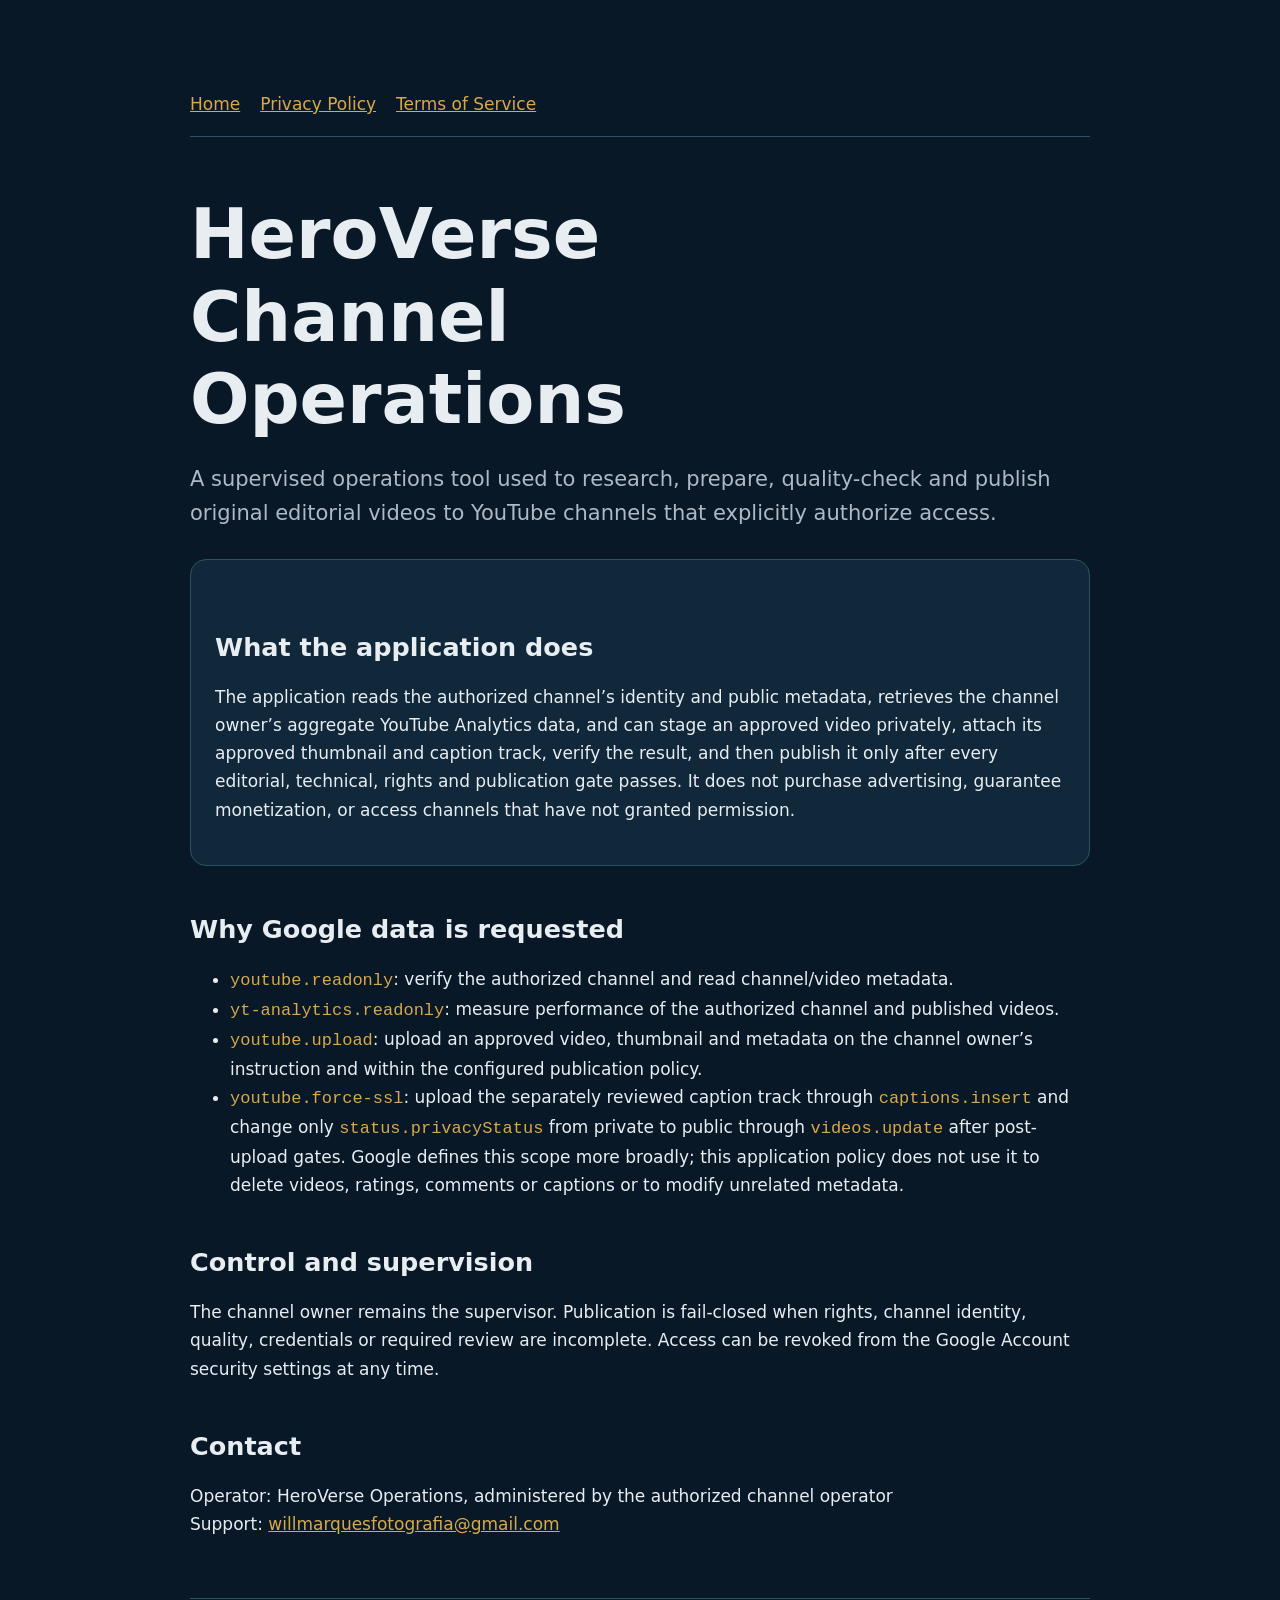
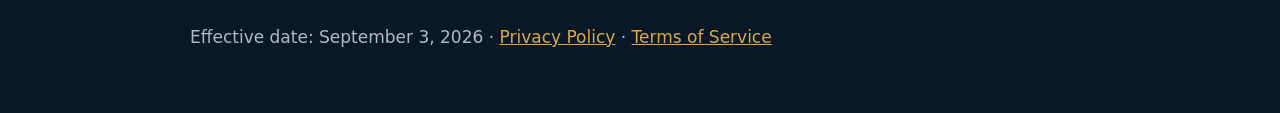
<file: index.html>
<!doctype html>
<html lang="en">
<head>
  <meta charset="utf-8">
  <meta name="viewport" content="width=device-width, initial-scale=1">
  <meta name="google-site-verification" content="f11Uv2GujjqrJush-_ZTVrsGRokLWAvBrfJNFUo-Wl4">
  <title>HeroVerse Channel Operations — YouTube channel operations</title>
  <meta name="description" content="Transparent information about HeroVerse Channel Operations and its use of Google YouTube data.">
  <link rel="stylesheet" href="styles.css">
</head>
<body><main>
  <nav aria-label="Legal navigation"><a href="index.html">Home</a><a href="privacy.html">Privacy Policy</a><a href="terms.html">Terms of Service</a></nav>
  <h1>HeroVerse Channel Operations</h1>
  <p class="lede">A supervised operations tool used to research, prepare, quality-check and publish original editorial videos to YouTube channels that explicitly authorize access.</p>
  <section class="panel"><h2>What the application does</h2><p>The application reads the authorized channel’s identity and public metadata, retrieves the channel owner’s aggregate YouTube Analytics data, and can stage an approved video privately, attach its approved thumbnail and caption track, verify the result, and then publish it only after every editorial, technical, rights and publication gate passes. It does not purchase advertising, guarantee monetization, or access channels that have not granted permission.</p></section>
  <h2>Why Google data is requested</h2>
  <ul><li><code>youtube.readonly</code>: verify the authorized channel and read channel/video metadata.</li><li><code>yt-analytics.readonly</code>: measure performance of the authorized channel and published videos.</li><li><code>youtube.upload</code>: upload an approved video, thumbnail and metadata on the channel owner’s instruction and within the configured publication policy.</li><li><code>youtube.force-ssl</code>: upload the separately reviewed caption track through <code>captions.insert</code> and change only <code>status.privacyStatus</code> from private to public through <code>videos.update</code> after post-upload gates. Google defines this scope more broadly; this application policy does not use it to delete videos, ratings, comments or captions or to modify unrelated metadata.</li></ul>
  <h2>Control and supervision</h2><p>The channel owner remains the supervisor. Publication is fail-closed when rights, channel identity, quality, credentials or required review are incomplete. Access can be revoked from the Google Account security settings at any time.</p>
  <h2>Contact</h2><p>Operator: HeroVerse Operations, administered by the authorized channel operator<br>Support: <a href="mailto:willmarquesfotografia@gmail.com">willmarquesfotografia@gmail.com</a></p>
  <footer>Effective date: September 3, 2026 · <a href="privacy.html">Privacy Policy</a> · <a href="terms.html">Terms of Service</a></footer>
</main></body></html>
</file>
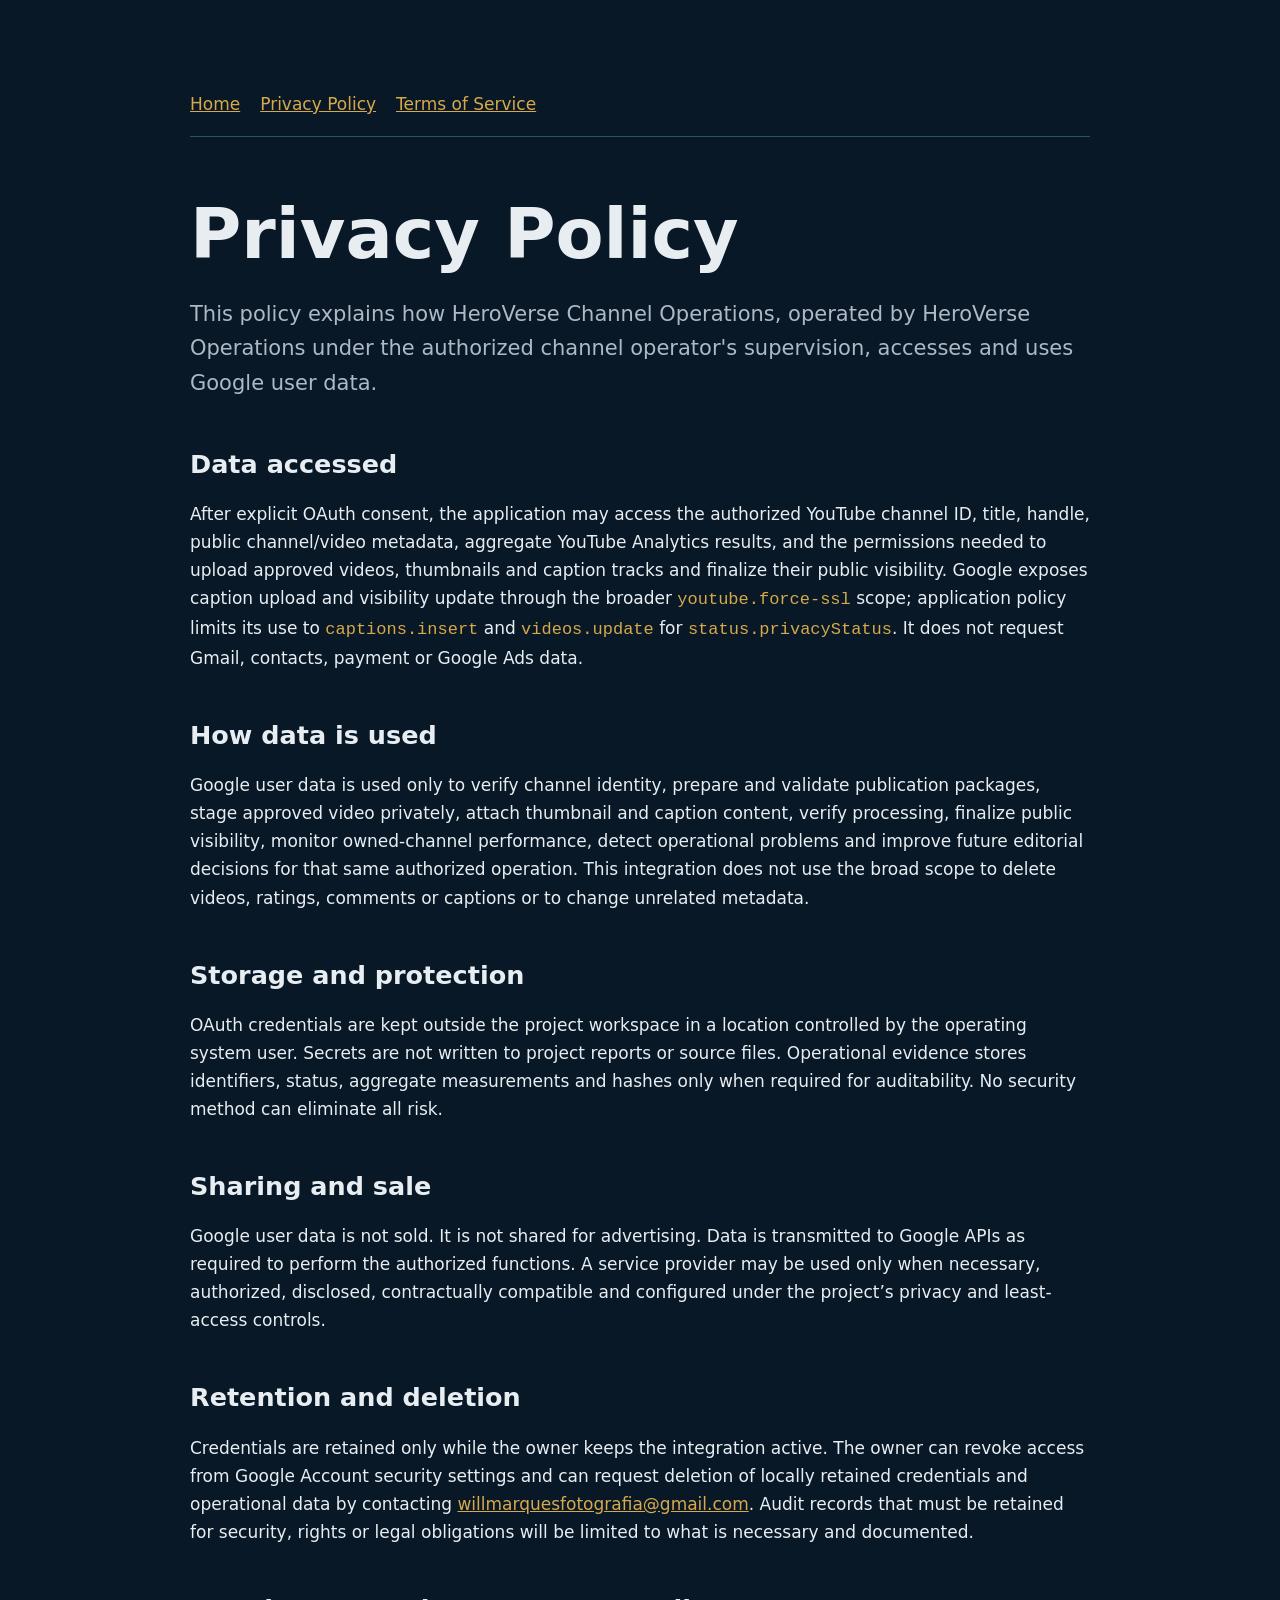
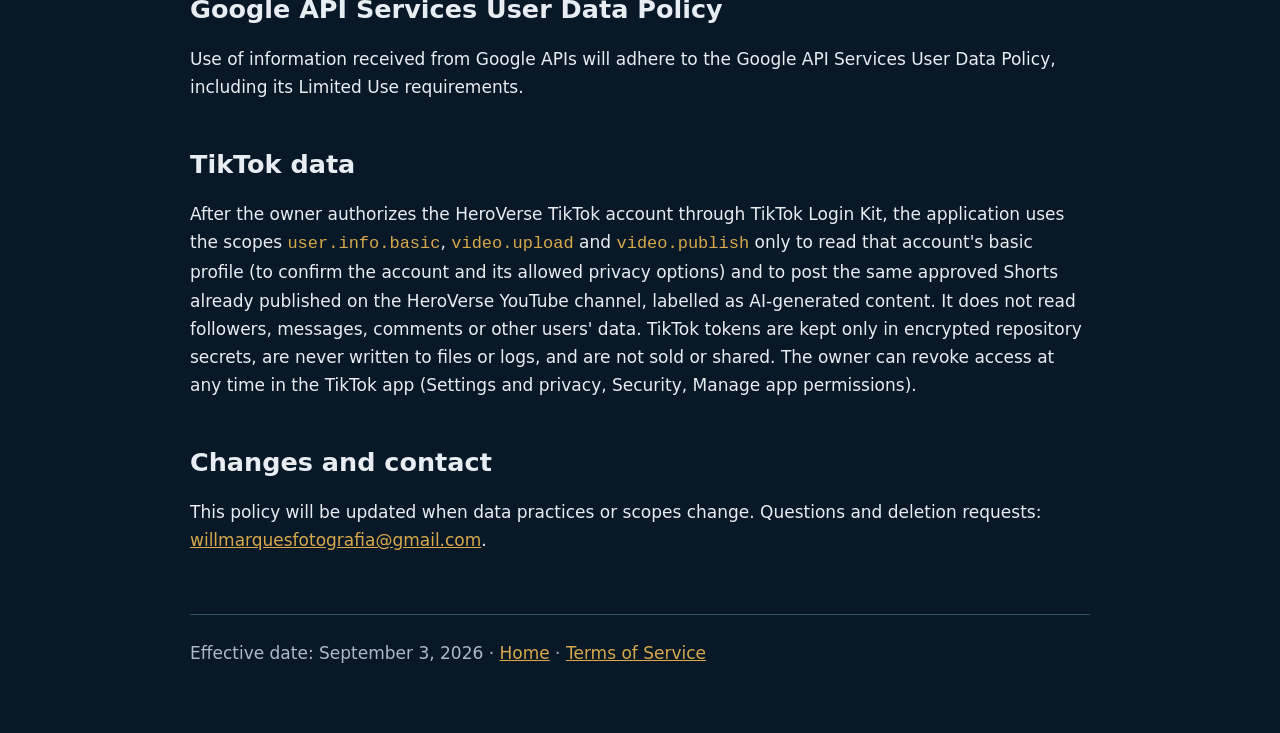
<file: privacy.html>
<!doctype html>
<html lang="en">
<head><meta charset="utf-8"><meta name="viewport" content="width=device-width, initial-scale=1"><title>Privacy Policy — HeroVerse Channel Operations</title><link rel="stylesheet" href="styles.css"></head>
<body><main>
  <nav aria-label="Legal navigation"><a href="index.html">Home</a><a href="privacy.html">Privacy Policy</a><a href="terms.html">Terms of Service</a></nav>
  <h1>Privacy Policy</h1><p class="lede">This policy explains how HeroVerse Channel Operations, operated by HeroVerse Operations under the authorized channel operator's supervision, accesses and uses Google user data.</p>
  <h2>Data accessed</h2><p>After explicit OAuth consent, the application may access the authorized YouTube channel ID, title, handle, public channel/video metadata, aggregate YouTube Analytics results, and the permissions needed to upload approved videos, thumbnails and caption tracks and finalize their public visibility. Google exposes caption upload and visibility update through the broader <code>youtube.force-ssl</code> scope; application policy limits its use to <code>captions.insert</code> and <code>videos.update</code> for <code>status.privacyStatus</code>. It does not request Gmail, contacts, payment or Google Ads data.</p>
  <h2>How data is used</h2><p>Google user data is used only to verify channel identity, prepare and validate publication packages, stage approved video privately, attach thumbnail and caption content, verify processing, finalize public visibility, monitor owned-channel performance, detect operational problems and improve future editorial decisions for that same authorized operation. This integration does not use the broad scope to delete videos, ratings, comments or captions or to change unrelated metadata.</p>
  <h2>Storage and protection</h2><p>OAuth credentials are kept outside the project workspace in a location controlled by the operating system user. Secrets are not written to project reports or source files. Operational evidence stores identifiers, status, aggregate measurements and hashes only when required for auditability. No security method can eliminate all risk.</p>
  <h2>Sharing and sale</h2><p>Google user data is not sold. It is not shared for advertising. Data is transmitted to Google APIs as required to perform the authorized functions. A service provider may be used only when necessary, authorized, disclosed, contractually compatible and configured under the project’s privacy and least-access controls.</p>
  <h2>Retention and deletion</h2><p>Credentials are retained only while the owner keeps the integration active. The owner can revoke access from Google Account security settings and can request deletion of locally retained credentials and operational data by contacting <a href="mailto:willmarquesfotografia@gmail.com">willmarquesfotografia@gmail.com</a>. Audit records that must be retained for security, rights or legal obligations will be limited to what is necessary and documented.</p>
  <h2>Google API Services User Data Policy</h2><p>Use of information received from Google APIs will adhere to the Google API Services User Data Policy, including its Limited Use requirements.</p>
  <h2>TikTok data</h2><p>After the owner authorizes the HeroVerse TikTok account through TikTok Login Kit, the application uses the scopes <code>user.info.basic</code>, <code>video.upload</code> and <code>video.publish</code> only to read that account's basic profile (to confirm the account and its allowed privacy options) and to post the same approved Shorts already published on the HeroVerse YouTube channel, labelled as AI-generated content. It does not read followers, messages, comments or other users' data. TikTok tokens are kept only in encrypted repository secrets, are never written to files or logs, and are not sold or shared. The owner can revoke access at any time in the TikTok app (Settings and privacy, Security, Manage app permissions).</p>
  <h2>Changes and contact</h2><p>This policy will be updated when data practices or scopes change. Questions and deletion requests: <a href="mailto:willmarquesfotografia@gmail.com">willmarquesfotografia@gmail.com</a>.</p>
  <footer>Effective date: September 3, 2026 · <a href="index.html">Home</a> · <a href="terms.html">Terms of Service</a></footer>
</main></body></html>
</file>
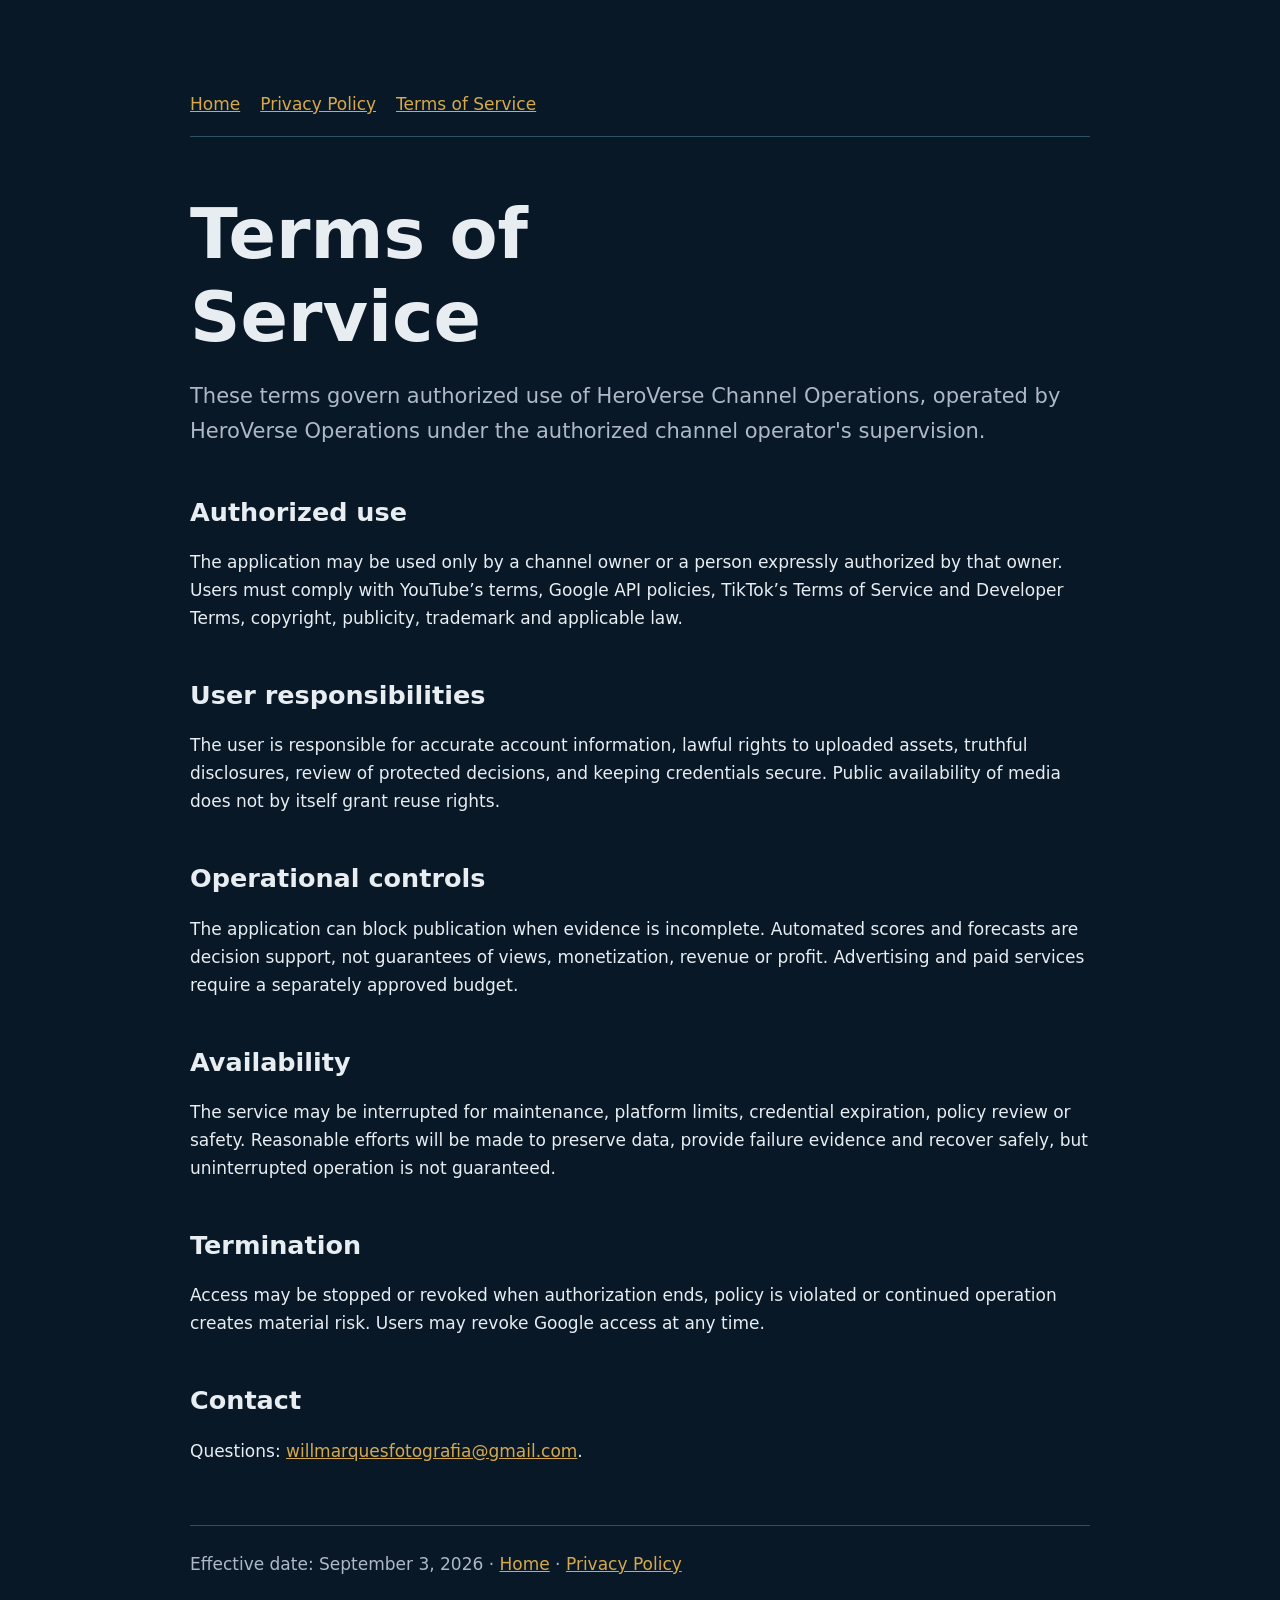
<file: terms.html>
<!doctype html>
<html lang="en">
<head><meta charset="utf-8"><meta name="viewport" content="width=device-width, initial-scale=1"><title>Terms of Service — HeroVerse Channel Operations</title><link rel="stylesheet" href="styles.css"></head>
<body><main>
  <nav aria-label="Legal navigation"><a href="index.html">Home</a><a href="privacy.html">Privacy Policy</a><a href="terms.html">Terms of Service</a></nav>
  <h1>Terms of Service</h1><p class="lede">These terms govern authorized use of HeroVerse Channel Operations, operated by HeroVerse Operations under the authorized channel operator's supervision.</p>
  <h2>Authorized use</h2><p>The application may be used only by a channel owner or a person expressly authorized by that owner. Users must comply with YouTube’s terms, Google API policies, TikTok’s Terms of Service and Developer Terms, copyright, publicity, trademark and applicable law.</p>
  <h2>User responsibilities</h2><p>The user is responsible for accurate account information, lawful rights to uploaded assets, truthful disclosures, review of protected decisions, and keeping credentials secure. Public availability of media does not by itself grant reuse rights.</p>
  <h2>Operational controls</h2><p>The application can block publication when evidence is incomplete. Automated scores and forecasts are decision support, not guarantees of views, monetization, revenue or profit. Advertising and paid services require a separately approved budget.</p>
  <h2>Availability</h2><p>The service may be interrupted for maintenance, platform limits, credential expiration, policy review or safety. Reasonable efforts will be made to preserve data, provide failure evidence and recover safely, but uninterrupted operation is not guaranteed.</p>
  <h2>Termination</h2><p>Access may be stopped or revoked when authorization ends, policy is violated or continued operation creates material risk. Users may revoke Google access at any time.</p>
  <h2>Contact</h2><p>Questions: <a href="mailto:willmarquesfotografia@gmail.com">willmarquesfotografia@gmail.com</a>.</p>
  <footer>Effective date: September 3, 2026 · <a href="index.html">Home</a> · <a href="privacy.html">Privacy Policy</a></footer>
</main></body></html>
</file>
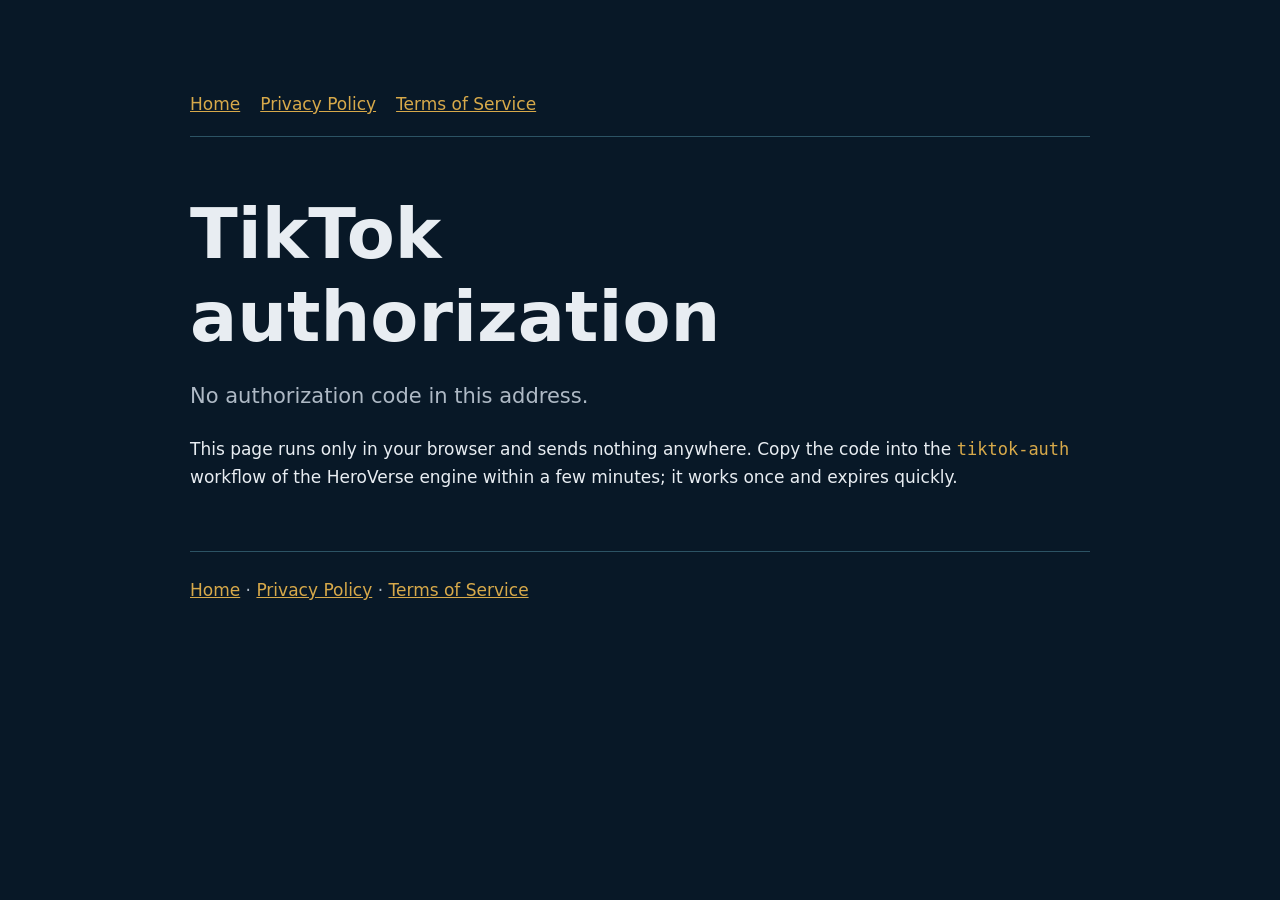
<file: tiktok-callback.html>
<!doctype html>
<html lang="en">
<head><meta charset="utf-8"><meta name="viewport" content="width=device-width, initial-scale=1"><meta name="referrer" content="no-referrer"><title>TikTok authorization — HeroVerse Channel Operations</title><link rel="stylesheet" href="styles.css"></head>
<body><main>
  <nav aria-label="Legal navigation"><a href="index.html">Home</a><a href="privacy.html">Privacy Policy</a><a href="terms.html">Terms of Service</a></nav>
  <h1>TikTok authorization</h1>
  <p class="lede" id="status">Reading the authorization result…</p>
  <p><code id="code"></code></p>
  <p>This page runs only in your browser and sends nothing anywhere. Copy the code into the <code>tiktok-auth</code> workflow of the HeroVerse engine within a few minutes; it works once and expires quickly.</p>
  <script>
    const q = new URLSearchParams(location.search);
    const code = q.get("code"), err = q.get("error");
    document.getElementById("status").textContent = code ? "Authorized. Your one-time code:" : (err ? "Not authorized: " + err : "No authorization code in this address.");
    if (code) document.getElementById("code").textContent = code;
  </script>
  <footer><a href="index.html">Home</a> · <a href="privacy.html">Privacy Policy</a> · <a href="terms.html">Terms of Service</a></footer>
</main></body></html>
</file>
<file: styles.css>
:root {
  color-scheme: dark;
  --ink: #e8edf2;
  --muted: #aeb9c5;
  --navy: #081827;
  --panel: #10283a;
  --gold: #d7a94a;
  --line: #2c5364;
}

* { box-sizing: border-box; }
body { margin: 0; background: var(--navy); color: var(--ink); font: 17px/1.65 system-ui, -apple-system, "Segoe UI", sans-serif; }
main { width: min(900px, calc(100% - 40px)); margin: 0 auto; padding: 72px 0; }
nav { display: flex; flex-wrap: wrap; gap: 20px; padding: 18px 0; border-bottom: 1px solid var(--line); }
a { color: var(--gold); }
h1, h2 { line-height: 1.18; }
h1 { font-size: clamp(38px, 7vw, 70px); margin: 56px 0 20px; max-width: 12ch; }
h2 { margin-top: 48px; }
.lede { color: var(--muted); font-size: 21px; max-width: 68ch; }
.panel { background: var(--panel); border: 1px solid var(--line); border-radius: 16px; padding: 24px; margin: 28px 0; }
code { color: var(--gold); }
footer { color: var(--muted); border-top: 1px solid var(--line); margin-top: 60px; padding-top: 24px; }
</file>
